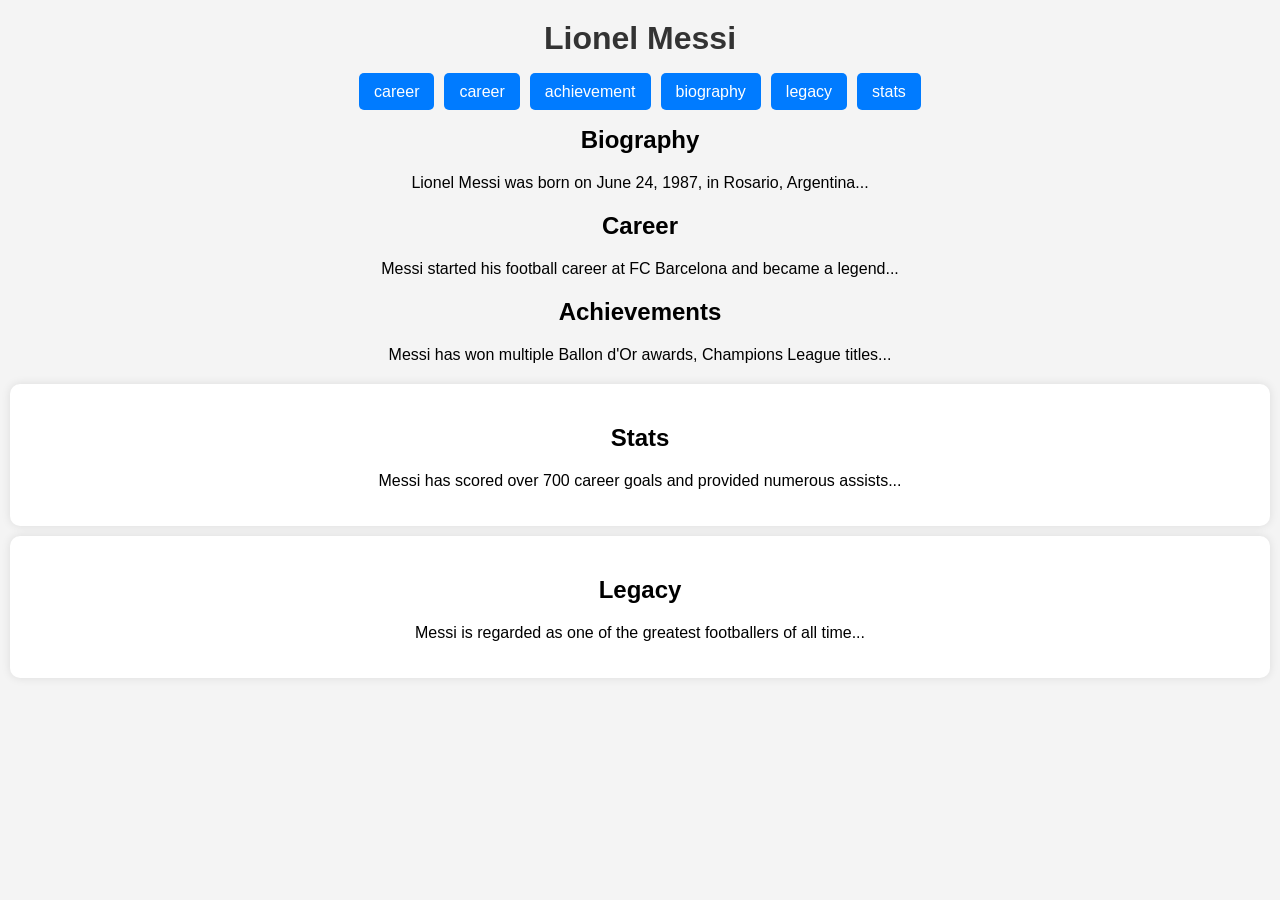
<file: ABDI/index.html>
<!DOCTYPE html>
<html lang="en">
<head>
    <meta charset="UTF-8">
    <meta name="viewport" content="width=device-width, initial-scale=1.0">
    <title>Messi Tabs</title>
    <link rel="stylesheet" href="CSS/messi.css">
   
</head>
<body>
    <h1>Lionel Messi</h1>
    <div >
        <!-- <div class="tab" onclick="openTab(event, 'bio')">Biography</div>
        <div class="tab" onclick="openTab(event, 'career')">Career</div>
        <div class="tab" onclick="openTab(event, 'achievements')">Achievements</div>
        <div class="tab" onclick="openTab(event, 'stats')">Stats</div>
        <div class="tab" onclick="openTab(event, 'legacy')">Legacy</div> -->
        <ul>
            <li>
                <a href="#">career</a>
            </li>
            <li>
                <a href="career.html">career</a>
            </li>
            <li>
                <a href="achievement.html">achievement</a>

            </li>
            <li>
                <a href="biography.html">biography</a>
            </li>
            <li>
                <a href="legacy.html">legacy</a>
            </li>
            <li>
                <a href="stats.html">stats</a>
            </li>
        </ul>
    </div>
    
    <div>
        <h2>Biography</h2>
        <p>Lionel Messi was born on June 24, 1987, in Rosario, Argentina...</p>
    </div>
    <div id="career" >
        <h2>Career</h2>
        <p>Messi started his football career at FC Barcelona and became a legend...</p>
    </div>
    <div id="achievements" >
        <h2>Achievements</h2>
        <p>Messi has won multiple Ballon d'Or awards, Champions League titles...</p>
    </div>
    <div id="stats" class="tab-content">
        <h2>Stats</h2>
        <p>Messi has scored over 700 career goals and provided numerous assists...</p>
    </div>
    <div id="legacy" class="tab-content">
        <h2>Legacy</h2>
        <p>Messi is regarded as one of the greatest footballers of all time...</p>
    </div>
  
</body>
</html>
</file>
<file: ABDI/CSS/messi.css>
body {
    font-family: Arial, sans-serif;
    text-align: center;
    background-color: #f4f4f4;
    margin: 0;
    padding: 0;
}

h1 {
    color: #333;
    margin-top: 20px;
}

div {
    margin: 20px 0;
}

ul {
    list-style-type: none;
    padding: 0;
    display: flex;
    justify-content: center;
    flex-wrap: wrap;
}

li {
    margin: 5px;
}

a {
    text-decoration: none;
    background-color: #007bff;
    color: white;
    padding: 10px 15px;
    border-radius: 5px;
    transition: background 0.3s;
}

a:hover {
    background-color: #0056b3;
}

.tab-content {
    display: block;
    background: white;
    padding: 20px;
    margin: 10px;
    border-radius: 10px;
    box-shadow: 0px 0px 10px rgba(0, 0, 0, 0.1);
}

@media (max-width: 600px) {
    ul {
        flex-direction: column;
        align-items: center;
    }
    a {
        display: block;
        width: 100%;
        text-align: center;
    }
}
</file>
